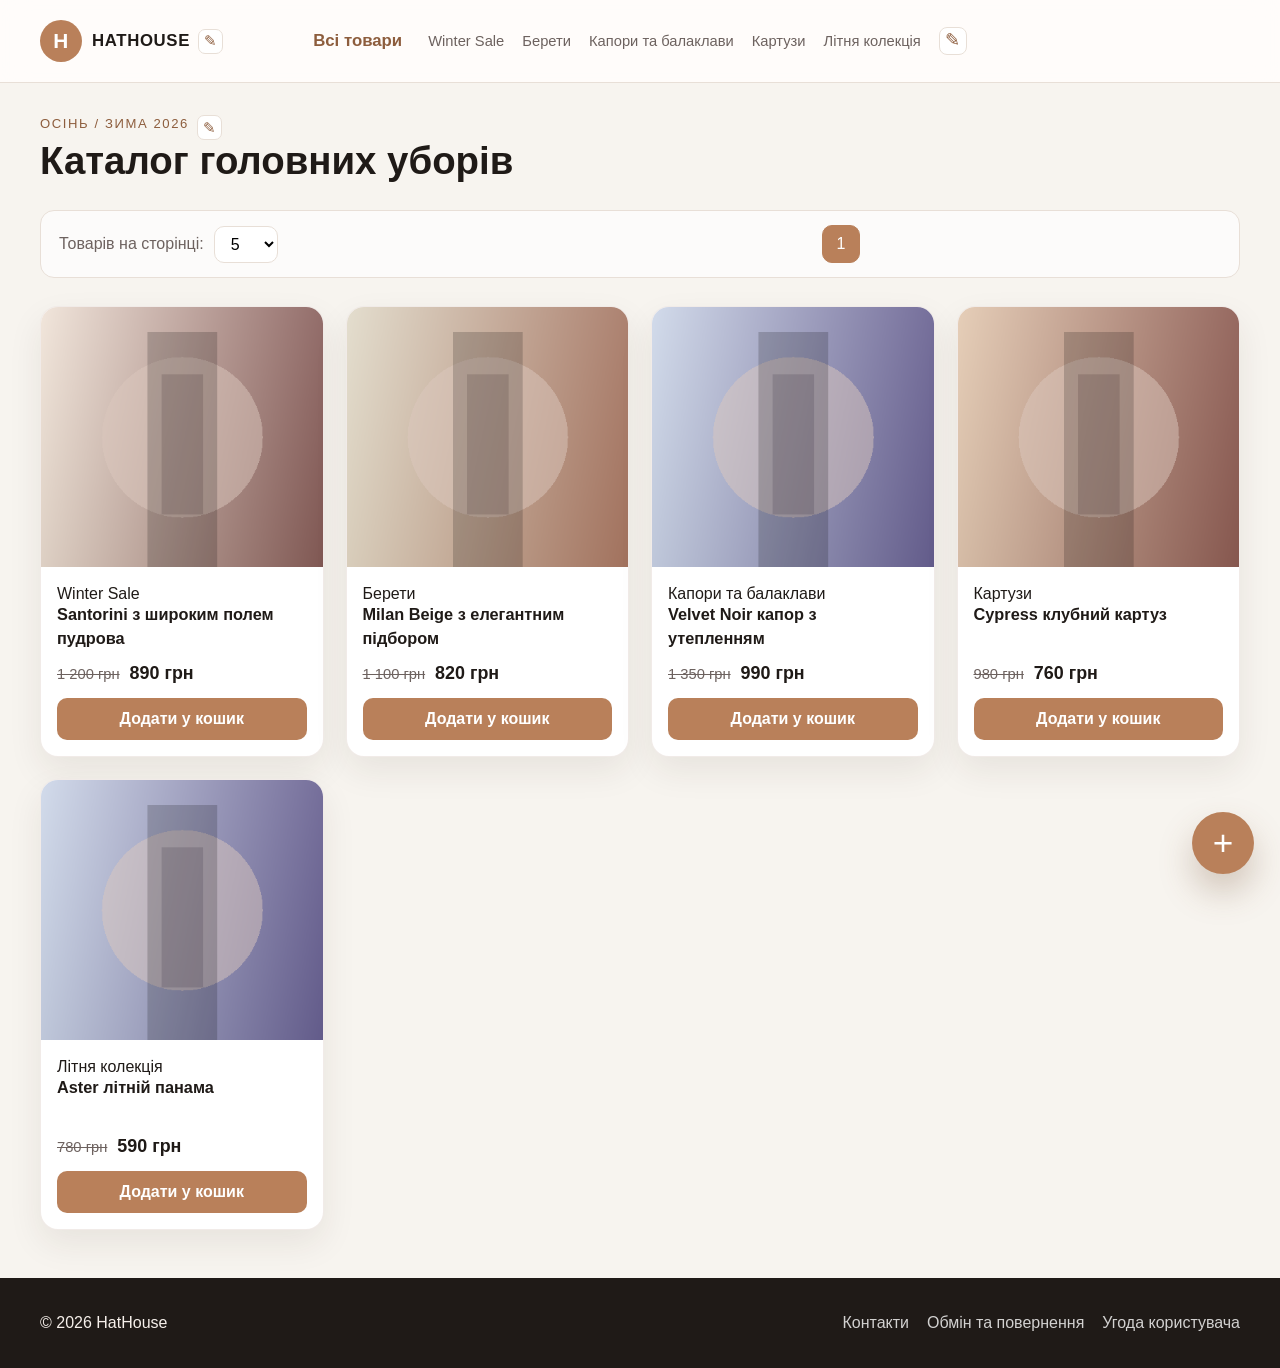
<file: index.html>
<!DOCTYPE html>
<html lang="uk">
  <head>
    <meta charset="UTF-8" />
    <meta name="viewport" content="width=device-width, initial-scale=1.0" />
    <title>Магазин головних уборів</title>
    <meta name="description" content="Каталог головних уборів зі знижками та новими колекціями." />
    <link rel="stylesheet" href="css/style.css" />
  </head>
  <body>
    <header class="site-header">
      <div class="container header-inner">
        <div class="brand-wrap">
          <a href="index.html" class="brand" aria-label="Головна сторінка">
            <span class="brand-mark" id="brand-mark">H</span>
            <span class="brand-text" id="brand-text">HatHouse</span>
          </a>
          <button class="inline-edit-button" type="button" id="brand-edit-button" aria-label="Редагувати HatHouse" title="Редагувати HatHouse">✎</button>
        </div>

        <nav class="main-nav" aria-label="Головна навігація">
          <a href="index.html?category=all" class="category-link category-link-all active" data-category="all">Всі товари</a>
          <a href="index.html?category=Winter%20Sale" class="category-link" data-category="Winter Sale">Winter Sale</a>
          <a href="index.html?category=%D0%91%D0%B5%D1%80%D0%B5%D1%82%D0%B8" class="category-link" data-category="Берети">Берети</a>
          <a href="index.html?category=%D0%9A%D0%B0%D0%BF%D0%BE%D1%80%D0%B8%20%D1%82%D0%B0%20%D0%B1%D0%B0%D0%BB%D0%B0%D0%BA%D0%BB%D0%B0%D0%B2%D0%B8" class="category-link" data-category="Капори та балаклави">Капори та балаклави</a>
          <a href="index.html?category=%D0%9A%D0%B0%D1%80%D1%82%D1%83%D0%B7%D0%B8" class="category-link" data-category="Картузи">Картузи</a>
          <a href="index.html?category=%D0%9B%D1%96%D1%82%D0%BD%D1%8F%20%D0%BA%D0%BE%D0%BB%D0%B5%D0%BA%D1%86%D1%96%D1%8F" class="category-link" data-category="Літня колекція">Літня колекція</a>
          <button class="category-manager-toggle" type="button" id="category-manager-toggle" aria-label="Редагувати категорії" title="Редагувати категорії">✎</button>
        </nav>
        <section class="category-manager hidden" id="category-manager" aria-label="Керування категоріями">
          <div class="category-manager-heading">
            <h2>Категорії</h2>
            <button type="button" id="close-category-manager" aria-label="Закрити керування категоріями">×</button>
          </div>
          <p class="category-manager-note">«Всі товари» є системною категорією і не редагується.</p>
          <div id="category-manager-list"></div>
          <form class="category-add-form" id="category-add-form">
            <input type="text" name="categoryName" placeholder="Назва нової категорії" maxlength="15" required />
            <button type="submit">Додати</button>
          </form>
        </section>
        <section class="category-delete-modal hidden" id="category-delete-modal" role="dialog" aria-modal="true" aria-labelledby="category-delete-title">
          <div class="category-delete-dialog">
            <h2 id="category-delete-title">Видалити категорію?</h2>
            <p id="category-delete-message"></p>
            <div class="category-delete-actions">
              <button type="button" id="cancel-category-delete">Скасувати</button>
              <button type="button" id="confirm-category-delete">Видалити</button>
            </div>
          </div>
        </section>
      </div>
    </header>

    <main class="page-content">
      <section class="catalog-hero container">
        <div>
          <div class="editable-heading-row">
            <p class="eyebrow" id="season-text">Осінь / Зима 2026</p>
            <button class="inline-edit-button" type="button" id="season-edit-button" aria-label="Редагувати текст сезону" title="Редагувати текст сезону">✎</button>
          </div>
          <h1 id="catalog-title">Каталог головних уборів</h1>
        </div>
      </section>

      <section class="site-settings-modal hidden" id="site-settings-modal" role="dialog" aria-modal="true" aria-labelledby="site-settings-title">
        <form class="site-settings-dialog" id="site-settings-form">
          <div class="site-settings-heading">
            <h2 id="site-settings-title">Налаштування оформлення</h2>
            <button type="button" id="close-site-settings" aria-label="Закрити налаштування">×</button>
          </div>
          <label>
            Текст сезону
            <input type="text" name="seasonText" maxlength="80" required />
          </label>
          <label>
            Назва магазину
            <input type="text" name="brandName" maxlength="40" required />
          </label>
          <label>
            Аватарка магазину
            <input type="file" name="brandImage" accept="image/*" />
          </label>
          <div class="site-settings-actions">
            <button class="submit-product" type="submit">Зберегти</button>
            <button class="cancel-edit-button" type="button" id="cancel-site-settings">Скасувати</button>
          </div>
        </form>
      </section>

      <section class="catalog-toolbar container" aria-label="Параметри каталогу">
        <div class="toolbar-left">
          <label for="items-per-page">Товарів на сторінці:</label>
          <select id="items-per-page" name="items-per-page">
            <option value="5">5</option>
            <option value="10">10</option>
            <option value="20">20</option>
          </select>
        </div>

        <div class="pagination" id="pagination-numbers" aria-label="Навігація сторінок"></div>
      </section>

      <section class="container add-product-section hidden" id="add-product-section">
        <h2>Додати новий товар</h2>
        <form id="product-form" class="product-form">
          <div class="form-grid">
            <label>
              Назва товару
              <input type="text" name="name" placeholder="Наприклад: Woodland Black" required />
            </label>

            <label>
              Категорія
              <select name="category" required>
                <option value="Winter Sale">Winter Sale</option>
                <option value="Берети">Берети</option>
                <option value="Капори та балаклави">Капори та балаклави</option>
                <option value="Картузи">Картузи</option>
                <option value="Літня колекція">Літня колекція</option>
              </select>
            </label>

            <label>
              Ціна продажу, грн
              <input type="number" name="price" min="1" step="1" placeholder="Звичайна або акційна ціна" required />
            </label>

            <label>
              Стара ціна, грн (якщо є знижка)
              <input type="number" name="oldPrice" min="1" step="1" placeholder="Необов’язково" />
            </label>

            <label class="full-width">
              Опис товару
              <textarea name="description" rows="4" placeholder="Опишіть матеріал, особливості та розмір" required></textarea>
            </label>

            <label class="full-width">
              Фото товару (від 4 до 10)
              <input type="file" name="images" accept="image/*" multiple required />
            </label>
          </div>

          <button type="submit" class="submit-product">Додати товар</button>
        </form>
      </section>

      <section class="container">
        <div id="product-grid" class="product-grid" aria-live="polite"></div>
      </section>
    </main>

    <button type="button" class="floating-add-button" id="floating-add-button" aria-label="Додати товар">+</button>

    <footer class="site-footer">
      <div class="container footer-inner">
        <p>© 2026 <span id="footer-brand">HatHouse</span></p>
        <div class="footer-links">
          <a href="contacts.html">Контакти</a>
          <a href="returns.html">Обмін та повернення</a>
          <a href="terms.html">Угода користувача</a>
        </div>
      </div>
    </footer>

    <script src="js/products.js"></script>
    <script src="js/main.js"></script>
  </body>
</html>
</file>
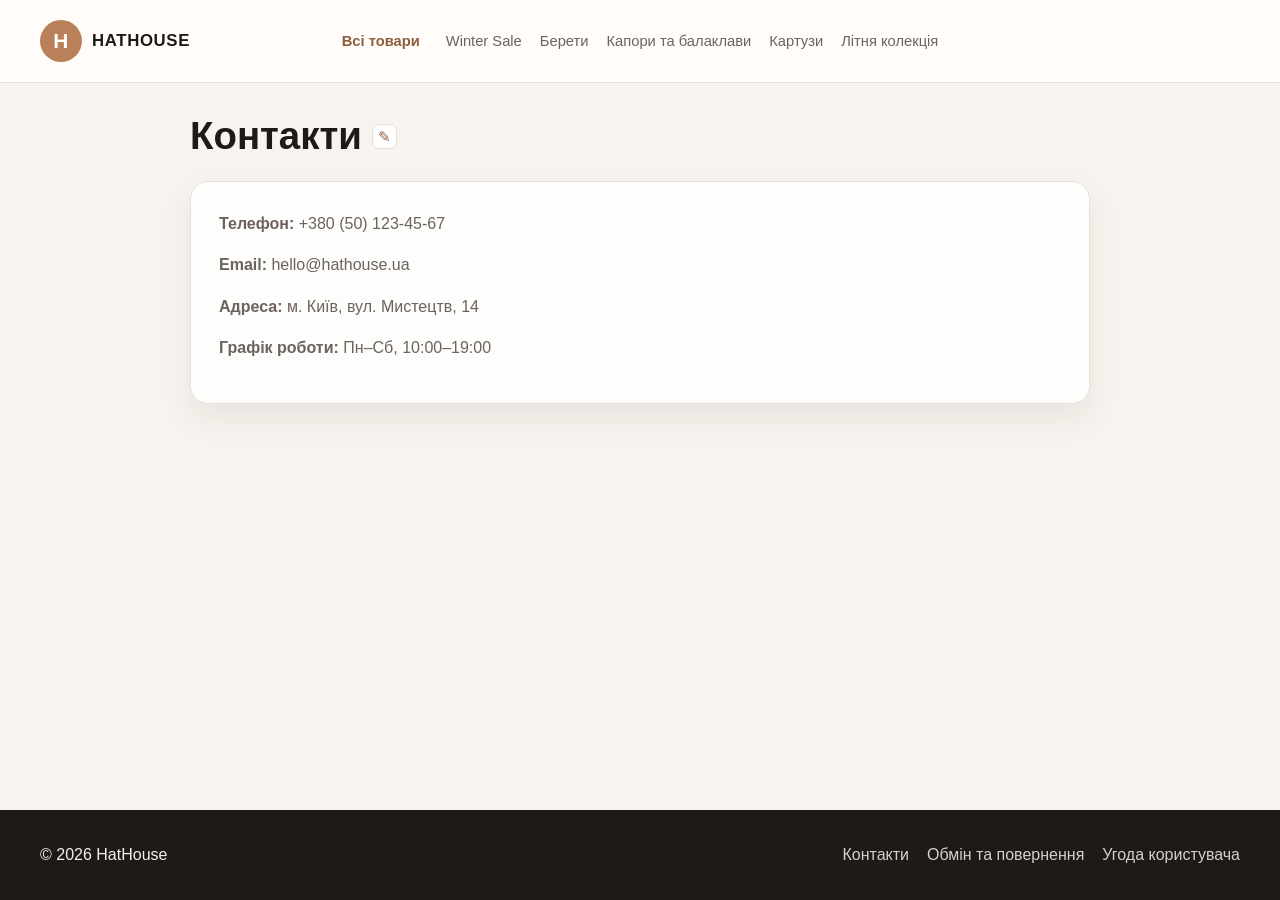
<file: contacts.html>
<!DOCTYPE html>
<html lang="uk">
  <head>
    <meta charset="UTF-8" />
    <meta name="viewport" content="width=device-width, initial-scale=1.0" />
    <title>Контакти</title>
    <link rel="stylesheet" href="css/style.css" />
  </head>
  <body>
    <header class="site-header">
      <div class="container header-inner">
        <a href="index.html" class="brand" aria-label="Головна сторінка">
          <span class="brand-mark" id="brand-mark">H</span>
          <span class="brand-text" id="brand-text">HatHouse</span>
        </a>

        <nav class="main-nav" aria-label="Головна навігація">
          <a href="index.html?category=all" class="category-link" data-category="all">Всі товари</a>
        </nav>
      </div>
    </header>

    <main class="page-content container static-page" data-editable-page="contacts">
      <div class="static-page-heading">
        <h1>Контакти</h1>
        <button class="inline-edit-button" type="button" id="edit-page-content" aria-label="Редагувати текст сторінки">✎</button>
      </div>
      <div class="info-card" id="editable-page-content">
        <p><strong>Телефон:</strong> +380 (50) 123-45-67</p>
        <p><strong>Email:</strong> hello@hathouse.ua</p>
        <p><strong>Адреса:</strong> м. Київ, вул. Мистецтв, 14</p>
        <p><strong>Графік роботи:</strong> Пн–Сб, 10:00–19:00</p>
      </div>
      <form class="page-content-editor hidden" id="page-content-editor">
        <label for="page-content-input">Текст сторінки (кожен абзац — з нового рядка)</label>
        <textarea id="page-content-input" name="content" rows="8" required></textarea>
        <div class="site-settings-actions">
          <button class="submit-product" type="submit">Зберегти</button>
          <button class="cancel-edit-button" type="button" id="cancel-page-content">Скасувати</button>
        </div>
      </form>
    </main>

    <footer class="site-footer">
      <div class="container footer-inner">
        <p>© 2026 <span id="footer-brand">HatHouse</span></p>
        <div class="footer-links">
          <a href="contacts.html">Контакти</a>
          <a href="returns.html">Обмін та повернення</a>
          <a href="terms.html">Угода користувача</a>
        </div>
      </div>
    </footer>
    <script src="js/products.js"></script>
    <script src="js/main.js"></script>
  </body>
</html>
</file>
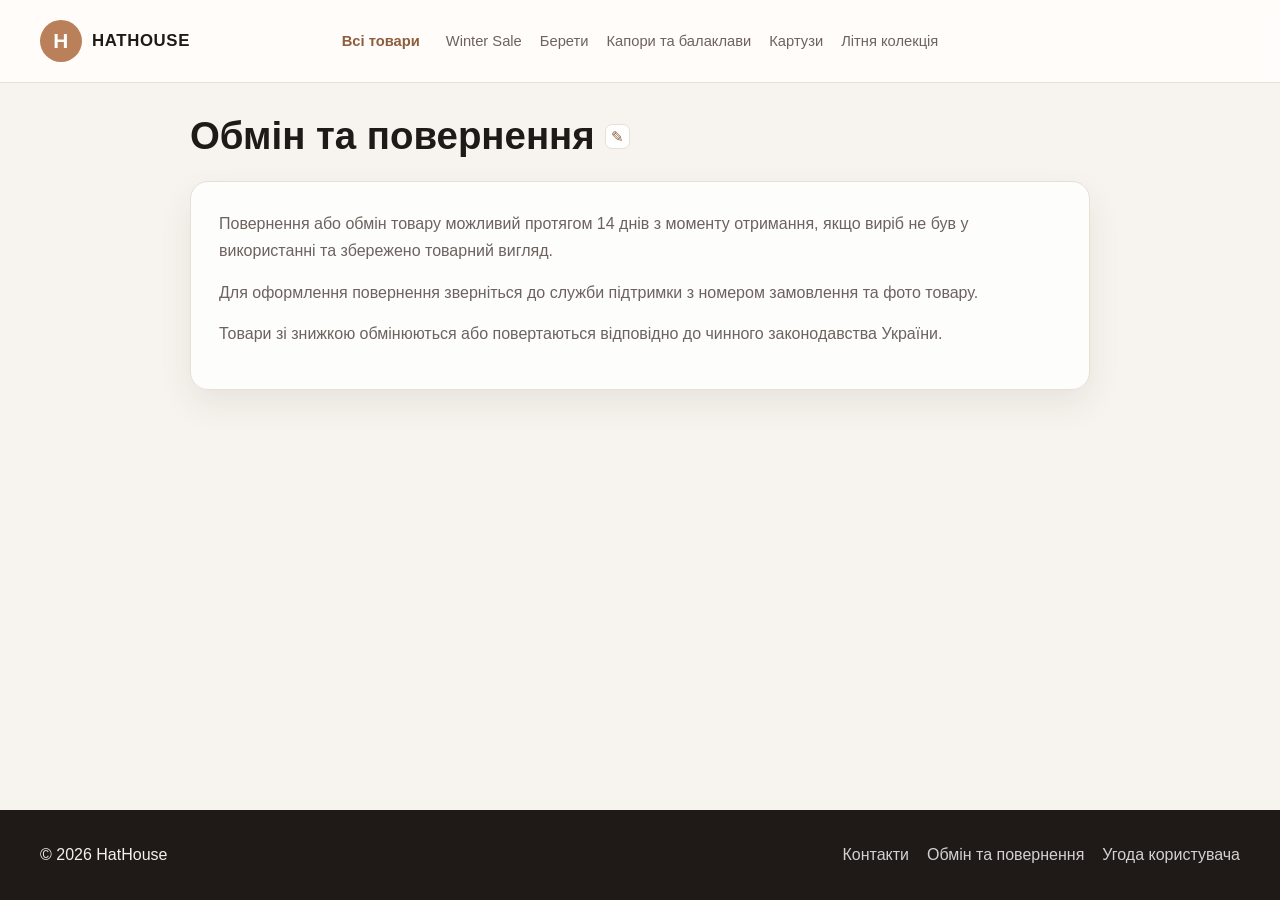
<file: returns.html>
<!DOCTYPE html>
<html lang="uk">
  <head>
    <meta charset="UTF-8" />
    <meta name="viewport" content="width=device-width, initial-scale=1.0" />
    <title>Обмін та повернення</title>
    <link rel="stylesheet" href="css/style.css" />
  </head>
  <body>
    <header class="site-header">
      <div class="container header-inner">
        <a href="index.html" class="brand" aria-label="Головна сторінка">
          <span class="brand-mark" id="brand-mark">H</span>
          <span class="brand-text" id="brand-text">HatHouse</span>
        </a>

        <nav class="main-nav" aria-label="Головна навігація">
          <a href="index.html?category=all" class="category-link" data-category="all">Всі товари</a>
        </nav>
      </div>
    </header>

    <main class="page-content container static-page" data-editable-page="returns">
      <div class="static-page-heading">
        <h1>Обмін та повернення</h1>
        <button class="inline-edit-button" type="button" id="edit-page-content" aria-label="Редагувати текст сторінки">✎</button>
      </div>
      <div class="info-card" id="editable-page-content">
        <p>Повернення або обмін товару можливий протягом 14 днів з моменту отримання, якщо виріб не був у використанні та збережено товарний вигляд.</p>
        <p>Для оформлення повернення зверніться до служби підтримки з номером замовлення та фото товару.</p>
        <p>Товари зі знижкою обмінюються або повертаються відповідно до чинного законодавства України.</p>
      </div>
      <form class="page-content-editor hidden" id="page-content-editor">
        <label for="page-content-input">Текст сторінки (кожен абзац — з нового рядка)</label>
        <textarea id="page-content-input" name="content" rows="8" required></textarea>
        <div class="site-settings-actions">
          <button class="submit-product" type="submit">Зберегти</button>
          <button class="cancel-edit-button" type="button" id="cancel-page-content">Скасувати</button>
        </div>
      </form>
    </main>

    <footer class="site-footer">
      <div class="container footer-inner">
        <p>© 2026 <span id="footer-brand">HatHouse</span></p>
        <div class="footer-links">
          <a href="contacts.html">Контакти</a>
          <a href="returns.html">Обмін та повернення</a>
          <a href="terms.html">Угода користувача</a>
        </div>
      </div>
    </footer>
    <script src="js/products.js"></script>
    <script src="js/main.js"></script>
  </body>
</html>
</file>
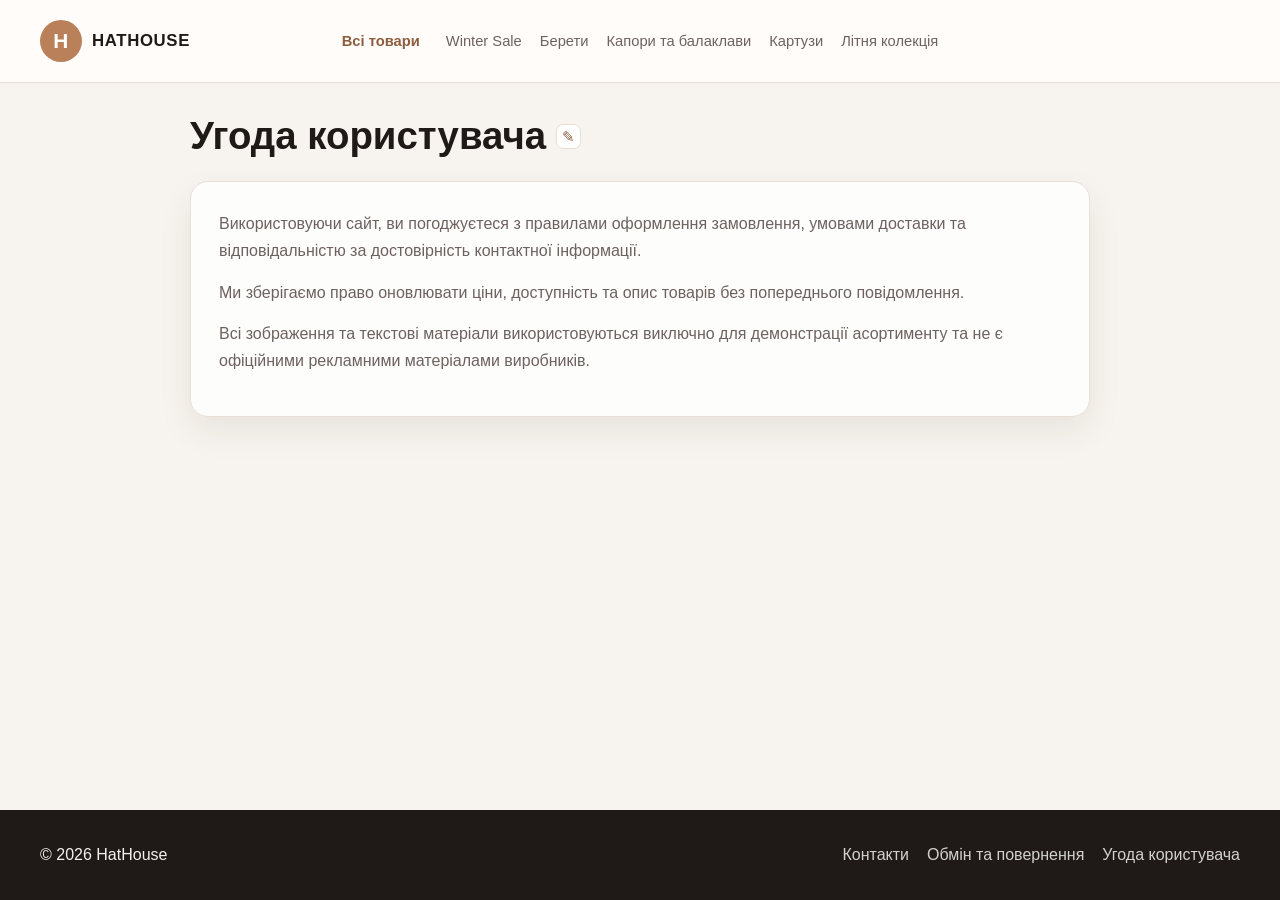
<file: terms.html>
<!DOCTYPE html>
<html lang="uk">
  <head>
    <meta charset="UTF-8" />
    <meta name="viewport" content="width=device-width, initial-scale=1.0" />
    <title>Угода користувача</title>
    <link rel="stylesheet" href="css/style.css" />
  </head>
  <body>
    <header class="site-header">
      <div class="container header-inner">
        <a href="index.html" class="brand" aria-label="Головна сторінка">
          <span class="brand-mark" id="brand-mark">H</span>
          <span class="brand-text" id="brand-text">HatHouse</span>
        </a>

        <nav class="main-nav" aria-label="Головна навігація">
          <a href="index.html?category=all" class="category-link" data-category="all">Всі товари</a>
        </nav>
      </div>
    </header>

    <main class="page-content container static-page" data-editable-page="terms">
      <div class="static-page-heading">
        <h1>Угода користувача</h1>
        <button class="inline-edit-button" type="button" id="edit-page-content" aria-label="Редагувати текст сторінки">✎</button>
      </div>
      <div class="info-card" id="editable-page-content">
        <p>Використовуючи сайт, ви погоджуєтеся з правилами оформлення замовлення, умовами доставки та відповідальністю за достовірність контактної інформації.</p>
        <p>Ми зберігаємо право оновлювати ціни, доступність та опис товарів без попереднього повідомлення.</p>
        <p>Всі зображення та текстові матеріали використовуються виключно для демонстрації асортименту та не є офіційними рекламними матеріалами виробників.</p>
      </div>
      <form class="page-content-editor hidden" id="page-content-editor">
        <label for="page-content-input">Текст сторінки (кожен абзац — з нового рядка)</label>
        <textarea id="page-content-input" name="content" rows="8" required></textarea>
        <div class="site-settings-actions">
          <button class="submit-product" type="submit">Зберегти</button>
          <button class="cancel-edit-button" type="button" id="cancel-page-content">Скасувати</button>
        </div>
      </form>
    </main>

    <footer class="site-footer">
      <div class="container footer-inner">
        <p>© 2026 <span id="footer-brand">HatHouse</span></p>
        <div class="footer-links">
          <a href="contacts.html">Контакти</a>
          <a href="returns.html">Обмін та повернення</a>
          <a href="terms.html">Угода користувача</a>
        </div>
      </div>
    </footer>
    <script src="js/products.js"></script>
    <script src="js/main.js"></script>
  </body>
</html>
</file>
<file: css/style.css>
:root {
  --bg: #f7f4ef;
  --panel: #fffdfb;
  --card: #ffffff;
  --text: #1f1a17;
  --muted: #6d625f;
  --accent: #b9805a;
  --accent-dark: #8d5d3d;
  --line: #e8dfd7;
  --sale: #c94a5c;
  --success: #2a876e;
  --shadow: 0 14px 34px rgba(54, 34, 20, 0.08);
}

* {
  box-sizing: border-box;
}

html {
  scroll-behavior: smooth;
  height: 100%;
}

body {
  min-height: 100vh;
  margin: 0;
  display: flex;
  flex-direction: column;
  font-family: Arial, Helvetica, sans-serif;
  background: var(--bg);
  color: var(--text);
}

a {
  color: inherit;
  text-decoration: none;
}

img {
  max-width: 100%;
  display: block;
}

button,
select {
  font: inherit;
}

.container {
  width: min(1200px, calc(100% - 32px));
  margin: 0 auto;
}

.site-header {
  background: rgba(255, 253, 251, 0.9);
  border-bottom: 1px solid var(--line);
  position: sticky;
  top: 0;
  z-index: 10;
  backdrop-filter: blur(14px);
}

.header-inner {
  position: relative;
  display: grid;
  grid-template-columns: minmax(0, 1fr) auto minmax(0, 1fr);
  align-items: center;
  gap: 20px;
  min-height: 82px;
}

.brand {
  display: inline-flex;
  align-items: center;
  gap: 10px;
  font-weight: 700;
  letter-spacing: 0.04em;
}

.brand-wrap {
  display: inline-flex;
  align-items: center;
  gap: 8px;
}

.brand-mark {
  width: 42px;
  height: 42px;
  display: grid;
  place-items: center;
  border-radius: 50%;
  background: var(--accent);
  color: white;
  font-size: 1.3rem;
}

.brand-mark.has-image {
  background-position: center;
  background-size: cover;
  background-repeat: no-repeat;
}

.brand-text {
  font-size: 1.05rem;
  text-transform: uppercase;
}

.mobile-menu-toggle {
  display: none;
  width: 44px;
  height: 44px;
  flex: 0 0 auto;
  flex-direction: column;
  align-items: center;
  justify-content: center;
  gap: 5px;
  padding: 0;
  border: 1px solid var(--line);
  border-radius: 10px;
  background: var(--panel);
  color: var(--text);
  cursor: pointer;
}

.mobile-menu-toggle span {
  width: 20px;
  height: 2px;
  border-radius: 2px;
  background: currentColor;
  transition: transform 0.2s ease, opacity 0.2s ease;
}

.mobile-menu-toggle[aria-expanded="true"] span:first-child {
  transform: translateY(7px) rotate(45deg);
}

.mobile-menu-toggle[aria-expanded="true"] span:nth-child(2) {
  opacity: 0;
}

.mobile-menu-toggle[aria-expanded="true"] span:last-child {
  transform: translateY(-7px) rotate(-45deg);
}

.inline-edit-button {
  width: 25px;
  height: 25px;
  padding: 0;
  border: 1px solid var(--line);
  border-radius: 7px;
  background: white;
  color: var(--accent-dark);
  font-size: 0.95rem;
  line-height: 1;
  cursor: pointer;
}

.inline-edit-button:hover,
.inline-edit-button:focus-visible {
  background: #f5ebe3;
}

.main-nav {
  display: flex;
  align-items: center;
  flex-wrap: wrap;
  justify-content: center;
  gap: 18px;
}

.category-nav-links {
  display: flex;
  flex-direction: column;
  gap: 8px;
  margin-left: 8px;
}

.category-nav-row {
  display: flex;
  flex-wrap: wrap;
  justify-content: center;
  gap: 18px;
}

.nav-account {
  position: fixed;
  top: 41px;
  right: 24px;
  display: flex;
  align-items: center;
  gap: 12px;
  transform: translateY(-50%);
}

.admin-management-link {
  display: inline-flex;
  align-items: center;
  gap: 7px;
}

.pending-order-badge {
  display: inline-flex;
  min-width: 20px;
  height: 20px;
  align-items: center;
  justify-content: center;
  padding: 0 6px;
  border-radius: 999px;
  background: #b42318;
  color: #fff;
  font-size: 0.75rem;
  font-weight: 800;
  line-height: 1;
  font-variant-numeric: tabular-nums;
}

.pending-order-badge[hidden] {
  display: none;
}

.main-nav a {
  color: var(--muted);
  font-size: 0.92rem;
  transition: color 0.2s ease;
}

.main-nav a:hover,
.main-nav a:focus-visible {
  color: var(--accent-dark);
}

.main-nav .category-link-all {
  font-size: 1.05rem;
  font-weight: 700;
}

.main-nav .nav-auth-link {
  display: inline-flex;
  align-items: center;
  justify-content: center;
  padding: 9px 16px;
  border: 1px solid var(--accent);
  border-radius: 999px;
  background: var(--panel);
  color: var(--accent-dark);
  font-weight: 700;
  line-height: 1.1;
  white-space: nowrap;
}

.main-nav .nav-auth-link:hover,
.main-nav .nav-auth-link:focus-visible {
  background: var(--accent);
  color: white;
}

.category-manager-toggle {
  width: 28px;
  height: 28px;
  padding: 0;
  border: 1px solid var(--line);
  border-radius: 8px;
  background: white;
  color: var(--accent-dark);
  font-size: 1.1rem;
  line-height: 1;
  cursor: pointer;
}

.category-manager-toggle:hover,
.category-manager-toggle:focus-visible {
  background: #f5ebe3;
}

.category-manager {
  position: absolute;
  top: calc(100% + 10px);
  right: 16px;
  width: min(540px, calc(100vw - 32px));
  padding: 18px;
  border: 1px solid var(--line);
  border-radius: 16px;
  background: rgba(255, 253, 251, 0.98);
  box-shadow: var(--shadow);
  z-index: 20;
}

.category-manager-heading {
  display: flex;
  align-items: center;
  justify-content: space-between;
  gap: 12px;
}

.category-manager-heading h2 {
  margin: 0;
  font-size: 1.25rem;
}

.category-manager-heading button {
  width: 32px;
  height: 32px;
  border: 0;
  border-radius: 50%;
  background: #f3ebe5;
  color: var(--text);
  font-size: 1.4rem;
  line-height: 1;
  cursor: pointer;
}

.category-manager-note {
  margin: 8px 0 16px;
  color: var(--muted);
  font-size: 0.85rem;
}

.category-manager-row {
  display: grid;
  grid-template-columns: minmax(0, 1fr) auto auto;
  gap: 8px;
  margin-top: 8px;
}

.category-manager-row input,
.category-add-form input {
  min-width: 0;
  width: 100%;
  border: 1px solid var(--line);
  border-radius: 9px;
  padding: 9px 10px;
  font: inherit;
  color: var(--text);
  background: white;
}

.category-manager-row button,
.category-add-form button {
  border: 0;
  border-radius: 9px;
  padding: 9px 12px;
  background: var(--accent);
  color: white;
  font-weight: 700;
  cursor: pointer;
}

.category-manager-row .remove-category-button {
  width: 36px;
  padding: 0;
  background: transparent;
  border: 1px solid rgba(163, 63, 57, 0.35);
  color: #a33f39;
  font-size: 1.25rem;
}

.category-add-form {
  display: grid;
  grid-template-columns: minmax(0, 1fr) auto;
  gap: 8px;
  margin-top: 16px;
  padding-top: 16px;
  border-top: 1px solid var(--line);
}

.category-delete-modal {
  position: fixed;
  inset: 0;
  display: grid;
  place-items: center;
  padding: 20px;
  background: rgba(31, 26, 23, 0.62);
  z-index: 100;
}

.category-delete-modal.hidden {
  display: none;
}

.category-delete-dialog {
  width: min(440px, 100%);
  padding: 24px;
  border: 1px solid var(--line);
  border-radius: 16px;
  background: var(--panel);
  box-shadow: 0 24px 70px rgba(31, 26, 23, 0.25);
  text-align: center;
}

.category-delete-dialog h2 {
  margin: 0 0 10px;
  font-size: 1.35rem;
}

.category-delete-dialog p {
  margin: 0;
  color: var(--muted);
  line-height: 1.5;
}

.category-delete-actions {
  display: flex;
  justify-content: center;
  gap: 10px;
  margin-top: 20px;
}

.category-delete-actions button {
  border: 0;
  border-radius: 9px;
  padding: 10px 16px;
  font: inherit;
  font-weight: 700;
  cursor: pointer;
}

#cancel-category-delete {
  background: #eee7e1;
  color: var(--text);
}

#confirm-category-delete {
  background: #a33f39;
  color: white;
}

.page-content {
  flex: 1 0 auto;
  padding: 32px 0 48px;
}

.catalog-hero {
  display: flex;
  align-items: end;
  justify-content: space-between;
  gap: 20px;
  margin-bottom: 28px;
}

.eyebrow {
  margin: 0 0 8px;
  color: var(--accent-dark);
  font-size: 0.82rem;
  text-transform: uppercase;
  letter-spacing: 0.12em;
}

.catalog-hero h1,
.static-page h1 {
  margin: 0;
  font-size: clamp(2rem, 3vw, 3rem);
  line-height: 1.1;
}

.editable-heading-row {
  display: flex;
  align-items: center;
  gap: 8px;
}

.editable-heading-row .eyebrow {
  margin-bottom: 8px;
}

.site-settings-modal {
  position: fixed;
  inset: 0;
  display: grid;
  place-items: center;
  padding: 20px;
  background: rgba(31, 26, 23, 0.62);
  z-index: 100;
}

.site-settings-modal.hidden {
  display: none;
}

.site-settings-dialog {
  width: min(480px, 100%);
  display: grid;
  gap: 15px;
  padding: 24px;
  border: 1px solid var(--line);
  border-radius: 16px;
  background: var(--panel);
  box-shadow: 0 24px 70px rgba(31, 26, 23, 0.25);
}

.site-settings-heading {
  display: flex;
  align-items: center;
  justify-content: space-between;
  gap: 12px;
}

.site-settings-heading h2 {
  margin: 0;
  font-size: 1.35rem;
}

.site-settings-heading button {
  width: 32px;
  height: 32px;
  border: 0;
  border-radius: 50%;
  background: #f3ebe5;
  color: var(--text);
  font-size: 1.4rem;
  line-height: 1;
  cursor: pointer;
}

.site-settings-dialog label {
  display: grid;
  gap: 7px;
  color: var(--muted);
  font-weight: 600;
}

.site-settings-dialog input[type='text'],
.site-settings-dialog input[type='file'] {
  width: 100%;
  border: 1px solid var(--line);
  border-radius: 10px;
  padding: 11px 12px;
  font: inherit;
  color: var(--text);
  background: #fff;
}

.site-settings-actions {
  display: flex;
  gap: 10px;
  flex-wrap: wrap;
}

.catalog-toolbar {
  display: grid;
  grid-template-columns: minmax(0, 1fr) minmax(240px, 440px) minmax(0, 1fr);
  align-items: center;
  gap: 18px;
  margin-bottom: 28px;
  padding: 14px 18px;
  background: rgba(255, 255, 255, 0.68);
  border: 1px solid var(--line);
  border-radius: 14px;
}

.toolbar-left {
  display: flex;
  align-items: center;
  justify-self: start;
  gap: 10px;
  color: var(--muted);
}

.toolbar-search {
  display: flex;
  width: 100%;
  min-width: 0;
  justify-self: center;
  gap: 8px;
}

.toolbar-search input {
  flex: 1;
  min-width: 0;
  min-height: 34px;
  padding: 10px 14px;
  border: 1px solid var(--line);
  border-radius: 10px;
  background: white;
  color: var(--text);
}

.toolbar-search button {
  min-height: 34px;
  padding: 10px 14px;
  border: 0;
  border-radius: 10px;
  background: var(--accent);
  color: white;
  font-weight: 700;
  cursor: pointer;
}

.toolbar-search button:hover,
.toolbar-search button:focus-visible {
  background: var(--accent-dark);
}

.toolbar-left select {
  padding: 8px 12px;
  border: 1px solid var(--line);
  border-radius: 10px;
  background: white;
}

.pagination {
  display: flex;
  flex-wrap: wrap;
  justify-content: flex-end;
  align-items: center;
  justify-self: end;
  gap: 8px;
}

.page-number {
  display: inline-flex;
  align-items: center;
  justify-content: center;
  min-width: 38px;
  height: 38px;
  padding: 0;
  border: 1px solid var(--line);
  border-radius: 10px;
  background: white;
  color: var(--text);
  text-align: center;
  line-height: 1;
  cursor: pointer;
  transition: all 0.2s ease;
}

.page-number:hover,
.page-number:focus-visible {
  border-color: var(--accent);
  color: var(--accent-dark);
}

.page-number.active {
  background: var(--accent);
  border-color: var(--accent);
  color: white;
}

.product-grid {
  display: grid;
  grid-template-columns: repeat(4, minmax(0, 1fr));
  gap: 22px;
}

.product-card {
  background: var(--card);
  border: 1px solid rgba(176, 147, 127, 0.18);
  border-radius: 18px;
  overflow: hidden;
  box-shadow: var(--shadow);
  transition: transform 0.2s ease, box-shadow 0.2s ease;
}

.product-card:hover {
  transform: translateY(-4px);
  box-shadow: 0 18px 36px rgba(54, 34, 20, 0.12);
}

.product-card a {
  display: block;
}

.product-image {
  width: 100%;
  height: 260px;
  object-fit: cover;
  background: #f3eee9;
}

.product-body {
  padding: 18px 16px 16px;
}

.product-name {
  display: block;
  margin-bottom: 12px;
  font-size: 1.02rem;
  font-weight: 700;
  line-height: 1.45;
  min-height: 48px;
}

.price-row {
  display: flex;
  align-items: center;
  gap: 10px;
  flex-wrap: wrap;
  margin-bottom: 14px;
}

.old-price {
  font-size: 0.92rem;
  color: var(--muted);
  text-decoration: line-through;
}

.new-price {
  font-size: 1.12rem;
  font-weight: 700;
  color: var(--text);
}

.discount-badge {
  display: inline-flex;
  flex: 0 0 auto;
  align-items: center;
  justify-content: center;
  min-width: 52px;
  min-height: 32px;
  padding: 0 10px;
  border-radius: 999px;
  background: var(--sale);
  color: #fff;
  font-size: 0.78rem;
  font-weight: 700;
  line-height: 1;
}

.add-to-cart {
  width: 100%;
  border: none;
  border-radius: 10px;
  background: var(--accent);
  color: white;
  padding: 12px 16px;
  font-weight: 700;
  cursor: pointer;
  transition: background 0.2s ease;
}

.logout-button {
  display: inline-flex;
  align-items: center;
  justify-content: center;
  border: none;
  border-radius: 10px;
  background: var(--accent);
  color: white;
  padding: 10px 16px;
  font: inherit;
  font-weight: 700;
  cursor: pointer;
  transition: background 0.2s ease;
}

.add-to-cart:hover,
.add-to-cart:focus-visible,
.logout-button:hover,
.logout-button:focus-visible {
  background: var(--accent-dark);
}

.product-detail {
  display: grid;
  grid-template-columns: 1.2fr 1fr;
  gap: 36px;
  align-items: start;
  padding: 10px 0;
}

.gallery-panel {
  background: rgba(255, 255, 255, 0.72);
  border: 1px solid var(--line);
  border-radius: 22px;
  padding: 18px;
}

.photo-button {
  display: block;
  width: 100%;
  padding: 0;
  border: 0;
  background: transparent;
  cursor: zoom-in;
}

.main-photo {
  width: 100%;
  height: 520px;
  object-fit: cover;
  border-radius: 16px;
  background: #f3eee9;
}

.thumbs {
  display: grid;
  grid-template-columns: repeat(4, minmax(0, 1fr));
  gap: 12px;
  margin-top: 16px;
}

.thumb {
  width: 100%;
  height: 92px;
  object-fit: cover;
  border: 2px solid transparent;
  border-radius: 12px;
  cursor: pointer;
  background: #f3eee9;
  transition: border-color 0.2s ease, transform 0.2s ease;
}

.thumb.active {
  border-color: var(--accent);
}

.thumb:hover,
.thumb:focus-visible {
  transform: translateY(-1px);
}

.product-info {
  background: rgba(255, 255, 255, 0.75);
  border: 1px solid var(--line);
  border-radius: 22px;
  padding: 28px;
}

.product-info h1 {
  margin: 0 0 12px;
  font-size: clamp(2rem, 2vw, 2.5rem);
}

.stock {
  display: inline-block;
  margin-bottom: 18px;
  padding: 6px 12px;
  border-radius: 999px;
  background: rgba(42, 135, 110, 0.12);
  color: var(--success);
  font-weight: 700;
  font-size: 0.9rem;
}

.stock.out-of-stock {
  background: rgba(171, 70, 64, 0.12);
  color: #a33f39;
}

.detail-price {
  display: flex;
  align-items: center;
  gap: 12px;
  flex-wrap: wrap;
  margin-bottom: 18px;
}

.product-actions {
  display: grid;
  gap: 10px;
  margin-bottom: 22px;
}

.add-to-cart:disabled {
  background: #aaa19a;
  cursor: not-allowed;
}

.edit-product-button,
.delete-product-button,
.cancel-edit-button {
  border: 1px solid var(--line);
  border-radius: 10px;
  padding: 11px 16px;
  font: inherit;
  font-weight: 700;
  cursor: pointer;
}

.edit-product-button,
.cancel-edit-button {
  background: #fff;
  color: var(--text);
}

.delete-product-button {
  background: transparent;
  color: #a33f39;
  border-color: rgba(163, 63, 57, 0.35);
}

.edit-product-form {
  display: grid;
  gap: 14px;
  margin-bottom: 24px;
  padding: 18px;
  border: 1px solid var(--line);
  border-radius: 14px;
  background: rgba(250, 247, 244, 0.8);
}

.edit-product-form label {
  display: grid;
  gap: 7px;
  color: var(--muted);
  font-weight: 600;
}

.edit-product-form input[type='text'],
.edit-product-form input[type='number'],
.edit-product-form textarea {
  width: 100%;
  border: 1px solid var(--line);
  border-radius: 10px;
  padding: 11px 12px;
  font: inherit;
  color: var(--text);
  background: #fff;
}

.edit-product-form textarea {
  resize: vertical;
}

.availability-control {
  display: flex !important;
  grid-template-columns: auto 1fr;
  align-items: center;
  gap: 9px !important;
}

.availability-control input {
  width: 18px;
  height: 18px;
}

.edit-form-actions {
  display: flex;
  gap: 10px;
  flex-wrap: wrap;
}

.image-modal {
  position: fixed;
  inset: 0;
  display: flex;
  align-items: center;
  justify-content: center;
  overflow: hidden;
  padding: 76px 88px;
  background: rgba(18, 19, 22, 0.94);
  z-index: 100;
  touch-action: none;
}

.image-modal.hidden {
  display: none;
}

.image-modal-photo {
  max-width: min(86vw, 1280px);
  max-height: calc(100vh - 152px);
  object-fit: contain;
  border-radius: 8px;
  box-shadow: 0 22px 70px rgba(0, 0, 0, 0.4);
  transform-origin: center;
  transition: transform 0.12s ease-out;
  user-select: none;
  touch-action: none;
  cursor: zoom-in;
}

.image-modal-photo.is-zoomed {
  cursor: grab;
  transition: none;
}

.image-modal-photo.is-zoomed:active {
  cursor: grabbing;
}

.image-modal-close {
  position: absolute;
  top: 20px;
  right: 24px;
  width: 44px;
  height: 44px;
  border: 0;
  border-radius: 50%;
  background: #fff;
  color: var(--text);
  font-size: 1.8rem;
  line-height: 1;
  cursor: pointer;
}

.image-modal-nav,
.image-modal-controls button {
  border: 1px solid rgba(255, 255, 255, 0.2);
  background: rgba(255, 255, 255, 0.12);
  color: #fff;
  cursor: pointer;
  transition: background 0.2s ease, border-color 0.2s ease;
}

.image-modal-nav:hover,
.image-modal-nav:focus-visible,
.image-modal-controls button:hover,
.image-modal-controls button:focus-visible {
  border-color: rgba(255, 255, 255, 0.7);
  background: rgba(255, 255, 255, 0.22);
}

.image-modal-nav {
  position: absolute;
  top: 50%;
  display: grid;
  width: 48px;
  height: 48px;
  place-items: center;
  border-radius: 50%;
  font-size: 2rem;
  line-height: 1;
  transform: translateY(-50%);
}

.image-modal-prev {
  left: 24px;
}

.image-modal-next {
  right: 24px;
}

.image-modal-controls {
  position: absolute;
  bottom: 20px;
  left: 50%;
  display: flex;
  align-items: center;
  gap: 8px;
  padding: 8px;
  border: 1px solid rgba(255, 255, 255, 0.16);
  border-radius: 999px;
  background: rgba(25, 26, 29, 0.76);
  color: #fff;
  transform: translateX(-50%);
}

.image-modal-controls button {
  min-width: 36px;
  min-height: 36px;
  border-radius: 50%;
  font: inherit;
  font-size: 1.15rem;
}

.image-modal-controls [data-image-zoom-reset] {
  width: auto;
  padding: 0 12px;
  border-radius: 999px;
  font-size: 0.82rem;
}

.image-modal-controls [data-image-zoom-level] {
  min-width: 48px;
  text-align: center;
  font-size: 0.82rem;
  font-variant-numeric: tabular-nums;
}

.image-modal-counter {
  position: absolute;
  top: 24px;
  left: 24px;
  color: #fff;
  font-size: 0.9rem;
  font-variant-numeric: tabular-nums;
}

body.image-modal-open {
  overflow: hidden;
}

.detail-price .new-price {
  font-size: 2rem;
}

.product-actions {
  display: flex;
  gap: 12px;
  margin-bottom: 28px;
}

.product-actions .add-to-cart {
  width: auto;
  min-width: 220px;
}

.product-description {
  border-top: 1px solid var(--line);
  padding-top: 20px;
}

.product-description h2 {
  margin: 0 0 12px;
  font-size: 1.2rem;
}

.product-description p {
  margin: 0 0 10px;
  color: var(--muted);
  line-height: 1.7;
  white-space: pre-wrap;
}

.static-page {
  max-width: 900px;
  margin: 0 auto;
}

.static-page-heading {
  display: flex;
  align-items: center;
  gap: 10px;
}

.info-card {
  margin-top: 24px;
  padding: 28px;
  background: rgba(255, 255, 255, 0.8);
  border: 1px solid var(--line);
  border-radius: 18px;
  box-shadow: var(--shadow);
}

.info-card p {
  margin: 0 0 14px;
  line-height: 1.7;
  color: var(--muted);
}

.page-content-editor {
  display: grid;
  gap: 12px;
  margin-top: 18px;
  padding: 20px;
  border: 1px solid var(--line);
  border-radius: 14px;
  background: rgba(250, 247, 244, 0.8);
}

.page-content-editor label {
  color: var(--muted);
  font-weight: 600;
}

.page-content-editor textarea {
  width: 100%;
  min-height: 180px;
  padding: 12px;
  border: 1px solid var(--line);
  border-radius: 10px;
  font: inherit;
  line-height: 1.6;
  color: var(--text);
  background: #fff;
  resize: vertical;
}

.site-footer {
  background: #1f1a17;
  color: #f6f0eb;
  padding: 20px 0;
  margin-top: auto;
}

.hidden {
  display: none !important;
}

.add-product-section {
  margin: 24px auto 30px;
  background: rgba(255, 255, 255, 0.78);
  border: 1px solid var(--line);
  border-radius: 18px;
  padding: 24px 20px;
  box-shadow: var(--shadow);
  transition: opacity 0.2s ease, transform 0.2s ease;
}

.add-product-section.hidden {
  display: none;
}

.add-product-section h2 {
  margin-top: 0;
  margin-bottom: 20px;
  font-size: 1.6rem;
}

.product-form {
  width: 100%;
}

.form-grid {
  display: grid;
  grid-template-columns: repeat(2, minmax(0, 1fr));
  gap: 18px;
}

.form-grid label {
  display: flex;
  flex-direction: column;
  gap: 8px;
  color: var(--muted);
  font-weight: 600;
}

.form-grid input,
.form-grid select,
.form-grid textarea {
  width: 100%;
  border: 1px solid var(--line);
  border-radius: 12px;
  padding: 12px 14px;
  font: inherit;
  background: white;
  color: var(--text);
}

.form-grid textarea {
  resize: vertical;
}

.full-width {
  grid-column: 1 / -1;
}

.submit-product {
  margin-top: 20px;
  border: none;
  border-radius: 12px;
  background: var(--accent);
  color: white;
  padding: 12px 22px;
  font-weight: 700;
  cursor: pointer;
}

.submit-product:hover,
.submit-product:focus-visible {
  background: var(--accent-dark);
}

.auth-modal-shell {
  min-height: calc(100vh - 140px);
  display: grid;
  place-items: center;
  padding: 42px 0;
}

.auth-modal-panel {
  position: relative;
  width: min(400px, calc(100% - 18px));
  background: #201d1b;
  border: 1px solid rgba(255, 255, 255, 0.08);
  border-radius: 28px;
  box-shadow: 0 30px 70px rgba(20, 16, 14, 0.35);
  padding: 28px 28px 22px;
  color: #f7f1ee;
}

.auth-close-button {
  position: absolute;
  top: 16px;
  right: 16px;
  width: 34px;
  height: 34px;
  display: grid;
  place-items: center;
  border: 1px solid rgba(255, 255, 255, 0.12);
  border-radius: 50%;
  color: #cfc5c1;
  background: rgba(255, 255, 255, 0.02);
  font-size: 1.5rem;
  line-height: 1;
  text-decoration: none;
}

.auth-modal-header {
  text-align: center;
  margin-bottom: 18px;
}

.auth-modal-header h1 {
  margin: 0;
  font-size: clamp(1.55rem, 1.7vw, 1.9rem);
  line-height: 1.25;
  letter-spacing: -0.03em;
}

.auth-modal-header p {
  margin: 10px 0 0;
  color: #b8b0aa;
  font-size: 0.92rem;
}

.auth-mode-switch {
  display: flex;
  align-items: center;
  background: #2b2725;
  border: 1px solid rgba(255, 255, 255, 0.07);
  border-radius: 999px;
  padding: 5px;
  margin-bottom: 18px;
}

.auth-mode-btn {
  flex: 1;
  display: inline-flex;
  align-items: center;
  justify-content: center;
  padding: 10px 12px;
  border-radius: 999px;
  font-size: 0.92rem;
  font-weight: 700;
  color: #b7aea9;
  background: transparent;
  border: none;
  text-decoration: none;
  cursor: pointer;
}

.auth-mode-btn.active {
  background: #f6f3f1;
  color: #1d1a19;
}

.auth-google-row {
  display: flex;
  justify-content: center;
  margin-bottom: 14px;
}

.google-circle-button {
  width: 48px;
  height: 48px;
  display: grid;
  place-items: center;
  border: 1px solid rgba(255, 255, 255, 0.14);
  border-radius: 50%;
  background: #f7f7f7;
  color: #1d1d1d;
  font-weight: 800;
  text-decoration: none;
  box-shadow: 0 8px 18px rgba(0, 0, 0, 0.18);
}

.auth-divider {
  display: flex;
  align-items: center;
  gap: 12px;
  margin: 6px 0 18px;
  color: #b7aea9;
  font-size: 0.76rem;
  text-transform: uppercase;
  letter-spacing: 0.08em;
}

.auth-divider::before,
.auth-divider::after {
  content: "";
  flex: 1;
  height: 1px;
  background: rgba(255, 255, 255, 0.08);
}

.auth-modal-form {
  display: flex;
  flex-direction: column;
  gap: 14px;
}

.auth-field {
  display: flex;
  flex-direction: column;
  gap: 8px;
}

.auth-field label {
  font-size: 0.8rem;
  font-weight: 700;
  color: #efe8e3;
}

.auth-field input {
  width: 100%;
  min-height: 50px;
  border: 1px solid rgba(255, 255, 255, 0.08);
  border-radius: 14px;
  background: #2c2826;
  color: #f7f1ee;
  padding: 0 14px;
  font: inherit;
}

.auth-field input::placeholder {
  color: #8a817d;
}

.auth-field input:focus {
  outline: none;
  border-color: rgba(188, 132, 97, 0.9);
  box-shadow: 0 0 0 3px rgba(188, 132, 97, 0.14);
}

.form-error {
  margin: 0;
  color: #ffb0a9;
  font-size: 0.78rem;
}

.auth-primary-button {
  width: 100%;
  min-height: 52px;
  margin-top: 8px;
  border: none;
  border-radius: 999px;
  background: #ffffff;
  color: #191513;
  font-size: 1rem;
  font-weight: 800;
  cursor: pointer;
}

.auth-primary-button:hover,
.auth-primary-button:focus-visible {
  background: #f1ebea;
}

.floating-add-button {
  position: fixed;
  right: 26px;
  bottom: 26px;
  width: 62px;
  height: 62px;
  border: none;
  border-radius: 50%;
  background: var(--accent);
  color: white;
  font-size: 2.2rem;
  line-height: 1;
  box-shadow: 0 18px 34px rgba(116, 79, 50, 0.28);
  cursor: pointer;
  z-index: 30;
  transition: transform 0.2s ease, background 0.2s ease;
}

.floating-add-button:hover,
.floating-add-button:focus-visible {
  transform: translateY(-2px) scale(1.02);
  background: var(--accent-dark);
}

.category-link.active {
  color: var(--accent-dark);
  font-weight: 700;
}

.footer-inner {
  display: flex;
  align-items: center;
  justify-content: space-between;
  gap: 16px;
}

.footer-links {
  display: flex;
  flex-wrap: wrap;
  justify-content: flex-end;
  gap: 18px;
}

.footer-links a {
  color: rgba(255, 255, 255, 0.8);
}

.cart-fab {
  position: fixed;
  right: 24px;
  bottom: 24px;
  z-index: 40;
  display: grid;
  width: 60px;
  height: 60px;
  place-items: center;
  border: 0;
  border-radius: 50%;
  background: var(--accent-dark);
  color: #fff;
  box-shadow: 0 8px 24px rgba(54, 34, 20, 0.28);
  cursor: pointer;
  transition: transform 0.2s ease, background 0.2s ease;
}

.cart-fab:hover,
.cart-fab:focus-visible {
  transform: translateY(-2px);
  background: var(--accent);
}

.cart-fab svg {
  width: 28px;
  height: 28px;
  fill: none;
  stroke: currentColor;
  stroke-linecap: round;
  stroke-linejoin: round;
  stroke-width: 1.8;
}

.cart-fab-count {
  position: absolute;
  top: -4px;
  right: -4px;
  display: grid;
  min-width: 23px;
  height: 23px;
  padding: 0 5px;
  place-items: center;
  border: 2px solid var(--panel);
  border-radius: 999px;
  background: var(--sale);
  color: #fff;
  font-size: 0.75rem;
  font-weight: 700;
}

.cart-fab-count[hidden] {
  display: none;
}

.cart-backdrop,
.cart-confirm-backdrop {
  position: fixed;
  inset: 0;
  z-index: 50;
  background: rgba(31, 26, 23, 0.48);
  opacity: 0;
  visibility: hidden;
  transition: opacity 0.25s ease, visibility 0.25s ease;
}

.cart-backdrop.is-visible {
  opacity: 1;
  visibility: visible;
}

.cart-drawer {
  position: fixed;
  inset: 0 0 0 auto;
  z-index: 51;
  display: flex;
  width: min(440px, 38vw);
  min-width: 340px;
  flex-direction: column;
  padding: 24px;
  background: var(--panel);
  box-shadow: -12px 0 36px rgba(54, 34, 20, 0.16);
  transform: translateX(105%);
  transition: transform 0.28s ease;
}

.cart-drawer.is-open {
  transform: translateX(0);
}

.cart-drawer-header {
  display: flex;
  align-items: center;
  justify-content: space-between;
  gap: 16px;
  padding-bottom: 18px;
  border-bottom: 1px solid var(--line);
}

.cart-drawer-header h2 {
  margin: 0;
  font-size: 1.45rem;
}

.cart-close {
  width: 38px;
  height: 38px;
  border: 0;
  border-radius: 50%;
  background: #f3ebe5;
  color: var(--text);
  font-size: 1.6rem;
  line-height: 1;
  cursor: pointer;
}

.cart-items {
  flex: 1;
  overflow-y: auto;
  padding: 8px 0;
}

.cart-empty {
  margin: 28px 0;
  color: var(--muted);
  text-align: center;
}

.cart-item {
  display: grid;
  grid-template-columns: 84px minmax(0, 1fr);
  gap: 14px;
  padding: 16px 0;
  border-bottom: 1px solid var(--line);
}

.cart-item-image {
  width: 84px;
  height: 96px;
  border-radius: 10px;
  background: #f3eee9;
  object-fit: cover;
}

.cart-item-details {
  min-width: 0;
}

.cart-item-heading {
  display: flex;
  align-items: flex-start;
  justify-content: space-between;
  gap: 8px;
}

.cart-item-name {
  margin: 0 0 6px;
  font-size: 0.96rem;
  line-height: 1.4;
}

.cart-item-remove {
  flex: 0 0 30px;
  width: 30px;
  height: 30px;
  margin: -5px -5px 0 0;
  border: 1px solid var(--line);
  border-radius: 8px;
  background: #fff;
  color: var(--muted);
  font-size: 1.35rem;
  line-height: 1;
  cursor: pointer;
}

.cart-item-remove:hover,
.cart-item-remove:focus-visible {
  border-color: var(--accent);
  color: var(--accent-dark);
}

.cart-item-price {
  display: flex;
  align-items: center;
  flex-wrap: wrap;
  gap: 6px;
  margin: 0 0 12px;
  color: var(--accent-dark);
  font-weight: 700;
}

.cart-item-price del,
.checkout-item-total del {
  color: var(--muted);
  font-weight: 400;
}

.cart-discount-badge,
.checkout-discount-badge {
  min-width: 42px;
  min-height: 24px;
  padding: 0 8px;
  font-size: 0.68rem;
}

.cart-quantity {
  display: inline-flex;
  align-items: center;
  gap: 12px;
}

.cart-quantity button {
  width: 30px;
  height: 30px;
  border: 1px solid var(--line);
  border-radius: 8px;
  background: #fff;
  color: var(--text);
  font-size: 1.15rem;
  cursor: pointer;
}

.cart-quantity button:hover,
.cart-quantity button:focus-visible {
  border-color: var(--accent);
  color: var(--accent-dark);
}

.cart-footer {
  padding-top: 18px;
  border-top: 1px solid var(--line);
}

.cart-total {
  display: flex;
  justify-content: space-between;
  gap: 12px;
  margin: 0 0 16px;
  font-size: 1rem;
}

.cart-total strong {
  white-space: nowrap;
}

.cart-savings,
.checkout-savings {
  display: flex;
  justify-content: space-between;
  gap: 12px;
  margin: 0 0 10px;
  color: var(--success);
  font-weight: 700;
}

.cart-savings[hidden] {
  display: none;
}

.cart-savings strong {
  white-space: nowrap;
}

.cart-checkout {
  width: 100%;
  padding: 13px 16px;
  border: 0;
  border-radius: 10px;
  background: var(--accent);
  color: #fff;
  font-weight: 700;
  cursor: pointer;
}

.cart-checkout:hover,
.cart-checkout:focus-visible {
  background: var(--accent-dark);
}

.cart-checkout:disabled,
.checkout-submit:disabled {
  opacity: 0.55;
  cursor: not-allowed;
}

.checkout-page {
  max-width: 1040px;
}

.checkout-header {
  margin-bottom: 24px;
}

.checkout-header h1,
.payment-result-page h1,
.payment-redirect-page h1 {
  margin: 0;
  font-size: 2rem;
}

.checkout-payment-notice {
  margin: 0 0 24px;
  padding: 14px 16px;
  border-left: 4px solid var(--accent);
  background: var(--panel);
}

.checkout-layout {
  display: grid;
  grid-template-columns: minmax(0, 0.9fr) minmax(0, 1.1fr);
  gap: 48px;
  align-items: start;
}

.checkout-summary h2,
.checkout-form-section h2 {
  margin: 0 0 20px;
  font-size: 1.3rem;
}

.checkout-items {
  margin: 0;
  padding: 0;
  list-style: none;
  border-top: 1px solid var(--line);
}

.checkout-item {
  display: flex;
  justify-content: space-between;
  gap: 16px;
  padding: 16px 0;
  border-bottom: 1px solid var(--line);
}

.checkout-item-info {
  min-width: 0;
}

.checkout-item h3 {
  margin: 0 0 6px;
  font-size: 1rem;
}

.checkout-item p {
  margin: 0;
  color: var(--muted);
  font-size: 0.92rem;
}

.checkout-item > strong,
.checkout-total strong {
  white-space: nowrap;
}

.checkout-item-total {
  display: flex;
  flex: 0 0 auto;
  flex-direction: column;
  align-items: flex-end;
  gap: 3px;
}

.checkout-item-total del {
  font-size: 0.85rem;
}

.checkout-savings {
  margin: 18px 0 0;
}

.checkout-total {
  display: flex;
  justify-content: space-between;
  gap: 16px;
  margin: 18px 0 0;
  font-size: 1.1rem;
}

.checkout-form {
  display: grid;
  gap: 16px;
}

.checkout-field {
  display: grid;
  gap: 7px;
}

.checkout-field label {
  font-weight: 600;
}

.checkout-input {
  width: 100%;
  min-height: 44px;
  padding: 10px 12px;
  border: 1px solid var(--line);
  border-radius: 8px;
  background: #fff;
  color: var(--text);
  font: inherit;
}

.checkout-input:focus-visible {
  outline: 2px solid var(--accent);
  outline-offset: 2px;
}

.checkout-input textarea,
textarea.checkout-input {
  min-height: 92px;
  resize: vertical;
}

.checkout-error,
.checkout-errors {
  margin: 0;
  color: #a33f39;
  font-size: 0.9rem;
}

.checkout-security-note {
  margin: 0;
  color: var(--muted);
  font-size: 0.9rem;
  line-height: 1.5;
}

.checkout-submit {
  display: inline-flex;
  justify-content: center;
  align-items: center;
  min-height: 48px;
  padding: 12px 18px;
  border: 0;
  border-radius: 8px;
  background: var(--accent);
  color: #fff;
  font: inherit;
  font-weight: 700;
  text-align: center;
  text-decoration: none;
  cursor: pointer;
}

.checkout-submit:hover,
.checkout-submit:focus-visible {
  background: var(--accent-dark);
}

.payment-redirect-page,
.payment-result-page {
  max-width: 680px;
  text-align: center;
}

.payment-redirect-page > p,
.payment-result-page > p {
  line-height: 1.6;
}

.payment-redirect-page form {
  margin-top: 24px;
}

.payment-result-total {
  margin: 24px 0;
}

.payment-return-link {
  margin-top: 8px;
}

.cart-confirm-backdrop:not([hidden]) {
  z-index: 60;
  display: grid;
  place-items: center;
  padding: 20px;
  opacity: 1;
  visibility: visible;
}

.cart-confirm-dialog {
  width: min(400px, 100%);
  padding: 24px;
  border-radius: 16px;
  background: var(--panel);
  box-shadow: var(--shadow);
}

.cart-confirm-dialog h2 {
  margin: 0 0 10px;
  font-size: 1.2rem;
}

.cart-confirm-dialog p {
  margin: 0;
  color: var(--muted);
  line-height: 1.5;
}

.cart-confirm-actions {
  display: flex;
  justify-content: flex-end;
  gap: 10px;
  margin-top: 22px;
}

.cart-confirm-actions button {
  min-width: 82px;
  padding: 10px 16px;
  border: 1px solid var(--line);
  border-radius: 9px;
  background: #fff;
  color: var(--text);
  font: inherit;
  font-weight: 700;
  cursor: pointer;
}

.cart-confirm-actions [data-cart-remove-confirm] {
  border-color: var(--accent);
  background: var(--accent);
  color: #fff;
}

body.cart-open {
  overflow: hidden;
}

@media (max-width: 960px) {
  .product-grid {
    grid-template-columns: repeat(2, minmax(0, 1fr));
  }

  .product-detail {
    grid-template-columns: 1fr;
  }

  .auth-card,
  .auth-card-register {
    grid-template-columns: 1fr;
  }

  .catalog-hero,
  .footer-inner {
    flex-direction: column;
    align-items: flex-start;
  }

  .catalog-toolbar {
    grid-template-columns: 1fr;
    align-items: stretch;
  }

  .toolbar-search {
    max-width: 100%;
  }

  .checkout-layout {
    grid-template-columns: 1fr;
    gap: 34px;
  }

  .image-modal {
    padding: 72px 54px;
  }

  .image-modal-photo {
    max-width: 100%;
    max-height: calc(100vh - 144px);
  }

  .image-modal-prev {
    left: 8px;
  }

  .image-modal-next {
    right: 8px;
  }

  .image-modal-nav {
    width: 40px;
    height: 40px;
  }

  .image-modal-close {
    top: 12px;
    right: 12px;
  }

  .image-modal-counter {
    top: 22px;
    left: 16px;
  }

  .image-modal-controls {
    bottom: 12px;
  }

  .pagination,
  .footer-links {
    justify-content: flex-start;
  }

  .header-inner {
    position: relative;
    display: flex;
    justify-content: space-between;
    min-height: 72px;
    flex-direction: row;
    align-items: center;
  }

  .mobile-menu-toggle {
    display: flex;
  }

  .main-nav {
    position: absolute;
    top: calc(100% + 1px);
    right: 0;
    left: 0;
    display: none;
    max-height: calc(100vh - 73px);
    flex-direction: column;
    align-items: stretch;
    justify-content: flex-start;
    gap: 0;
    overflow-y: auto;
    padding: 10px 16px 16px;
    border: 1px solid var(--line);
    border-top: 0;
    border-radius: 0 0 14px 14px;
    background: var(--panel);
    box-shadow: var(--shadow);
  }

  .category-nav-links {
    width: 100%;
    gap: 0;
    margin-left: 0;
  }

  .category-nav-row {
    flex-direction: column;
    flex-wrap: nowrap;
    gap: 0;
  }

  .main-nav.is-open {
    display: flex;
  }

  .main-nav .category-link,
  .main-nav form {
    display: block;
    width: 100%;
    padding: 12px 4px;
    border-bottom: 1px solid var(--line);
  }

  .main-nav .nav-auth-link {
    display: inline-flex;
    width: 100%;
    margin-top: 8px;
    padding: 10px 16px;
    border: 1px solid var(--accent);
    border-radius: 999px;
  }

  .main-nav .nav-account {
    position: static;
    flex-direction: column;
    align-items: stretch;
    gap: 0;
    transform: none;
  }

  .main-nav form {
    padding: 10px 0 0;
    border-bottom: 0;
  }

  .main-nav .logout-button {
    width: 100%;
  }
}

@media (max-width: 560px) {
  .cart-fab {
    right: 16px;
    bottom: 16px;
  }

  .cart-drawer {
    width: 100%;
    min-width: 0;
    padding: 20px 16px;
  }

  .product-grid {
    grid-template-columns: 1fr;
  }

  .product-actions {
    flex-direction: column;
  }

  .product-actions .add-to-cart {
    width: 100%;
  }

  .thumbs {
    grid-template-columns: repeat(2, minmax(0, 1fr));
  }
}
</file>
